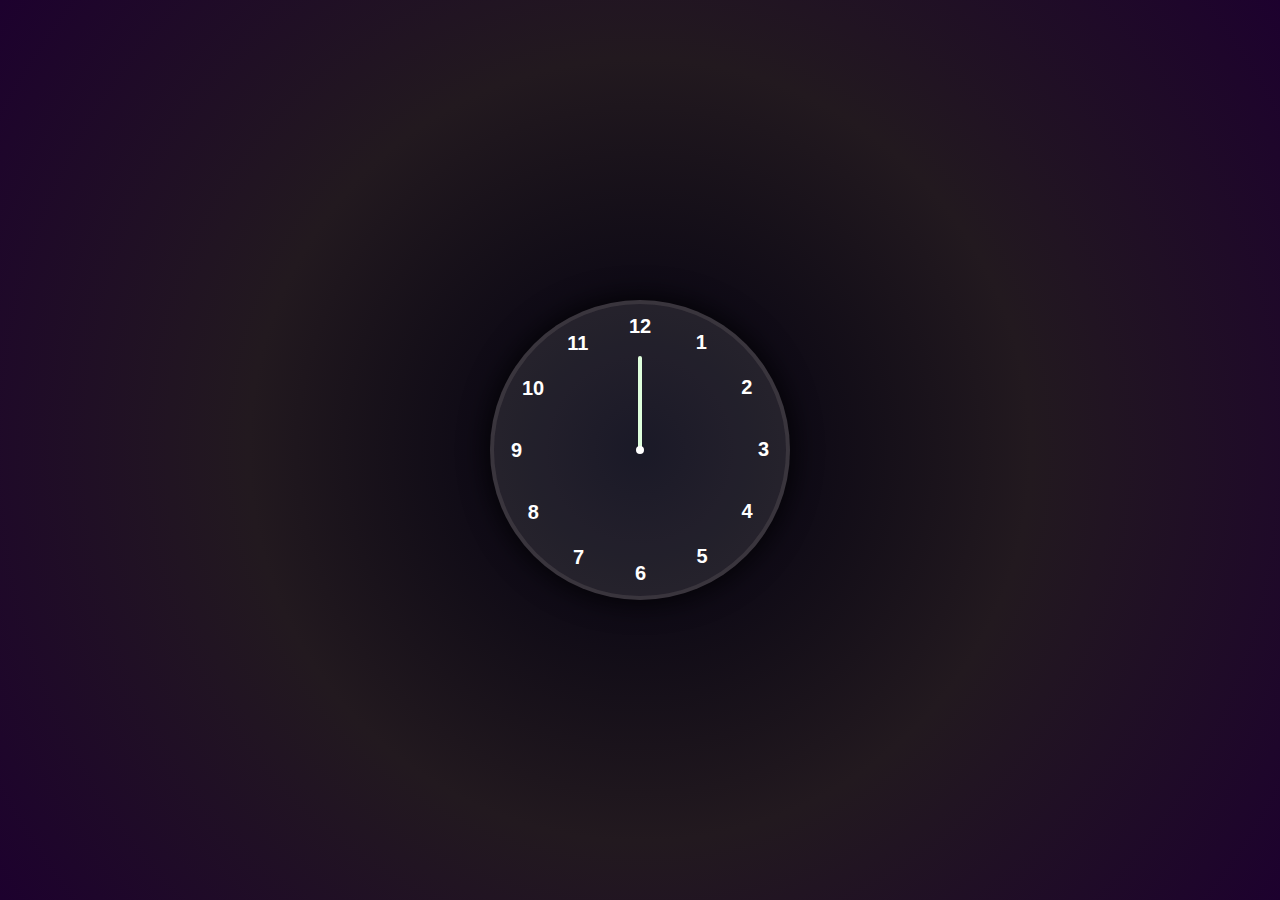
<file: Analog-Clock-Application/index.html>
<!DOCTYPE html>
<html lang="en">
<head>
    <meta charset="UTF-8">
    <meta name="viewport" content="width=device-width, initial-scale=1.0">
    <title>Analog Clock Application</title>

    <!-- Inline SVG Favicon (Clock style icon) -->
    <link rel="icon" type="image/svg+xml" href='data:image/svg+xml;utf8,
    <svg xmlns="http://www.w3.org/2000/svg" viewBox="0 0 100 100">
      <circle cx="50" cy="50" r="48" stroke="black" stroke-width="4" fill="white" />
      <line x1="50" y1="50" x2="50" y2="20" stroke="black" stroke-width="4" />
      <line x1="50" y1="50" x2="70" y2="50" stroke="black" stroke-width="4" />
    </svg>'>

    <link rel="stylesheet" href="style.css">
</head>
<body>

    <div class="container">
        <div class="clock">
            <div style="--clr: #ff3db5; --h: 74px" id="hour" class="hand">
                <i></i>
            </div>
            <div style="--clr: #00a6ff; --h: 84px" id="min" class="hand">
                <i></i>
            </div>
            <div style="--clr: #dfffdd; --h: 94px" id="sec" class="hand">
                <i></i>
            </div>

            <span style="--i: 1"><b>1</b></span>
            <span style="--i: 2"><b>2</b></span>
            <span style="--i: 3"><b>3</b></span>
            <span style="--i: 4"><b>4</b></span>
            <span style="--i: 5"><b>5</b></span>
            <span style="--i: 6"><b>6</b></span>
            <span style="--i: 7"><b>7</b></span>
            <span style="--i: 8"><b>8</b></span>
            <span style="--i: 9"><b>9</b></span>
            <span style="--i: 10"><b>10</b></span>
            <span style="--i: 11"><b>11</b></span>
            <span style="--i: 12"><b>12</b></span>
        </div>
    </div>

    <script src="script.js"></script>
</body>
</html>
</file>
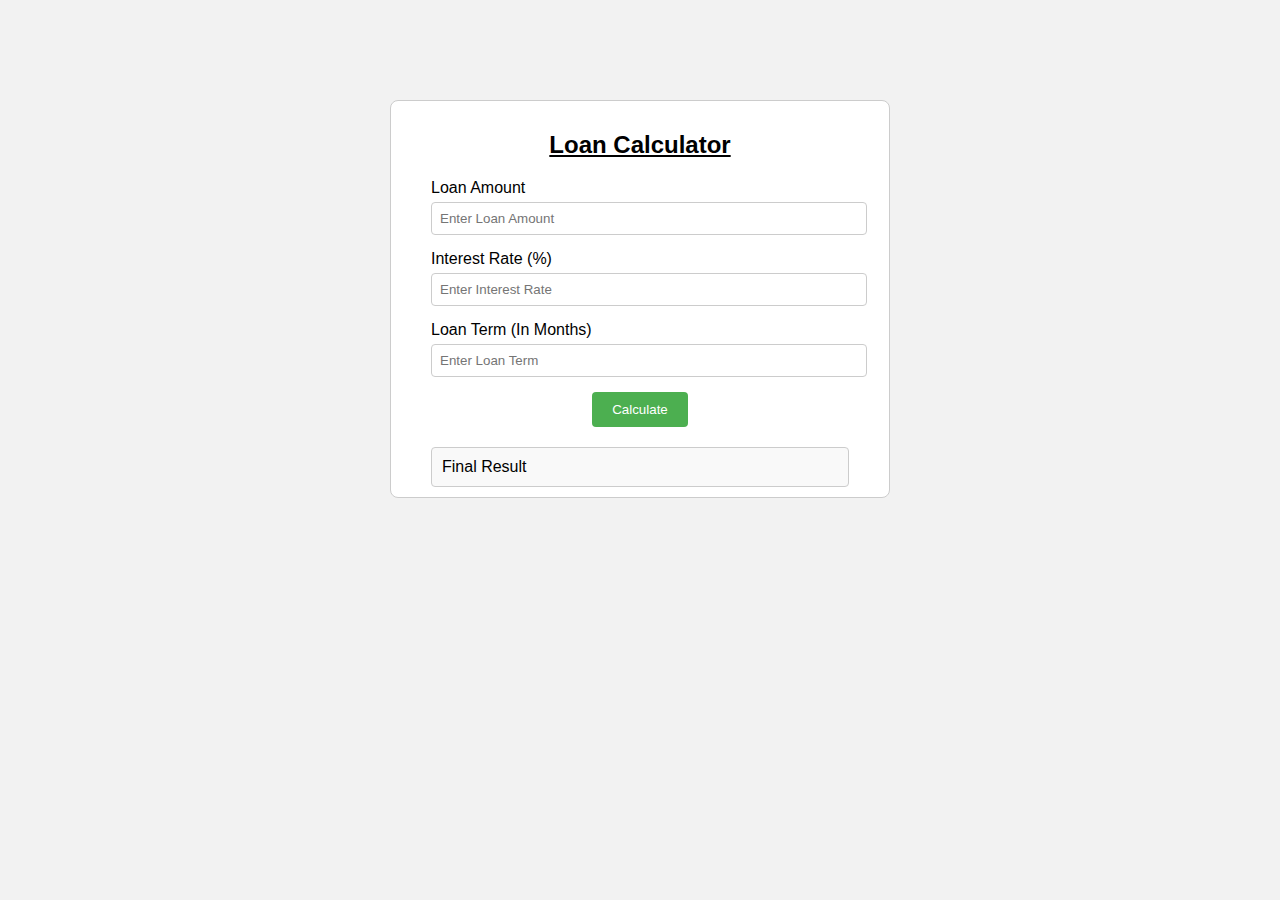
<file: Loan-Calculator-Application/index.html>
<!DOCTYPE html>
<html lang="en">
<head>
    <meta charset="UTF-8">
    <meta name="viewport" content="width=device-width, initial-scale=1.0">
    <title>Loan Calculator</title>

    <!-- Inline SVG Favicon: Dollar sign in a circle -->
    <link rel="icon" type="image/svg+xml" href='data:image/svg+xml;utf8,
    <svg xmlns="http://www.w3.org/2000/svg" viewBox="0 0 64 64">
      <circle cx="32" cy="32" r="30" fill="#ffffff" stroke="#2ecc71" stroke-width="4"/>
      <text x="32" y="42" font-size="32" text-anchor="middle" fill="#2ecc71" font-family="Arial">$</text>
    </svg>'>

    <link rel="stylesheet" href="style.css">
</head>
<body>

    <div class="container">
        <div class="calculator">
            <h2>Loan Calculator</h2>

            <div class="input-group">
                <label>Loan Amount</label>
                <input type="number" id="loanAmountInput" placeholder="Enter Loan Amount">
            </div>

            <div class="input-group">
                <label>Interest Rate (%)</label>
                <input type="number" id="interestRateInput" placeholder="Enter Interest Rate">
            </div>

            <div class="input-group">
                <label>Loan Term (In Months)</label>
                <input type="number" id="loanTermInput" placeholder="Enter Loan Term">
            </div>

            <button id="calculateBtn">Calculate</button>
            <div id="result">Final Result</div>
        </div>
    </div>

    <script src="script.js"></script>
</body>
</html>
</file>
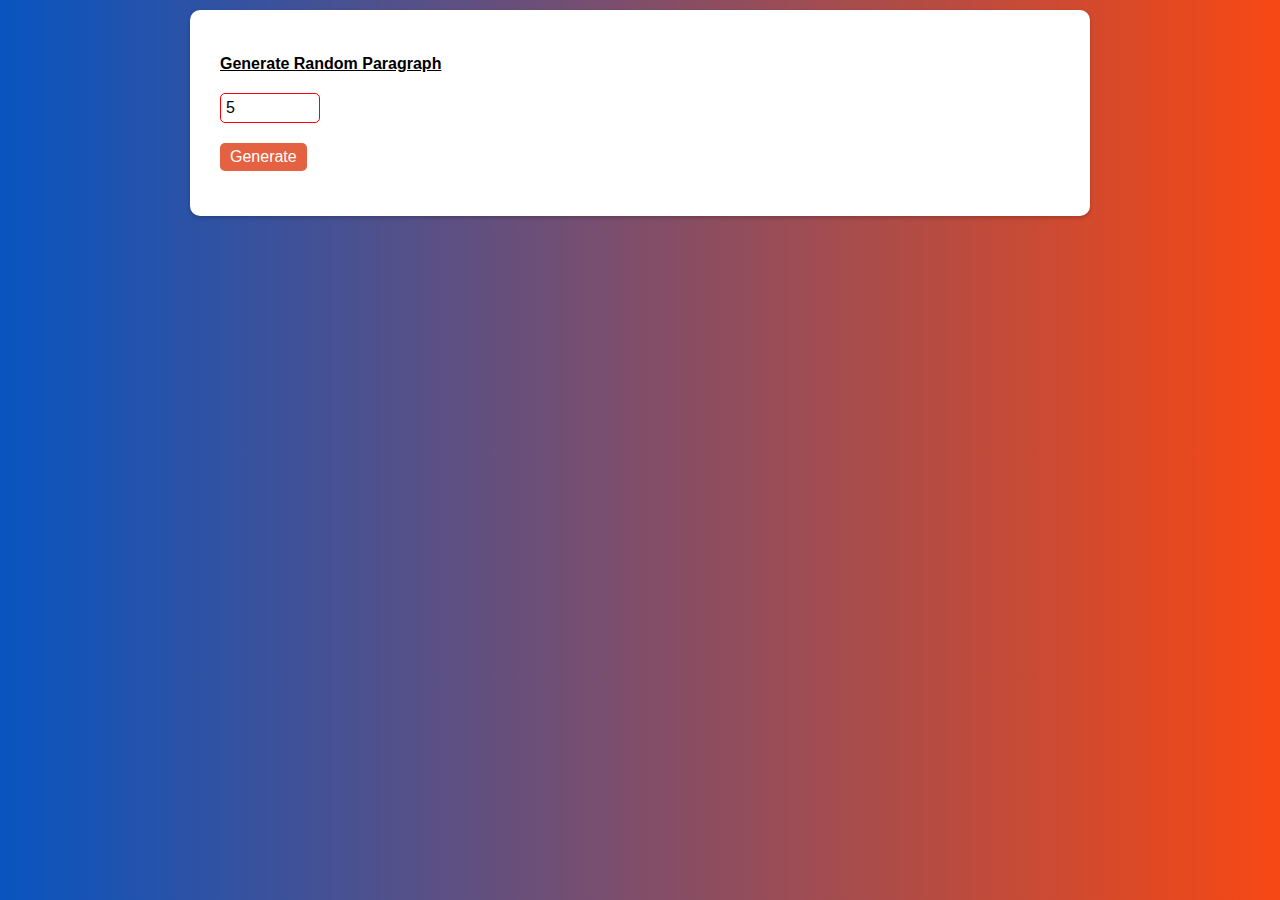
<file: Paragraph-Generator/index.html>
<!DOCTYPE html>
<html lang="en">
<head>
    <meta charset="UTF-8">
    <meta http-equiv="X-UA-Compatible" content="IE=edge">
    <meta name="viewport" content="width=device-width, initial-scale=1.0">
    <title>Random Paragraph Generator</title>
    <link rel="stylesheet" href="style.css">
</head>
<body>

    <div class="card">
        <div class="row">
            <div>
                <label for="items">Generate Random Paragraph</label>
            </div>

            <div>
                <input type="number" value="5" id="items">
            </div>

            <div>
                <button onclick="generate()">Generate</button>
            </div>

        </div>

        <div class="row" id="data"></div>
    </div>
<script src="script.js"></script>   
</body>
</html>
</file>
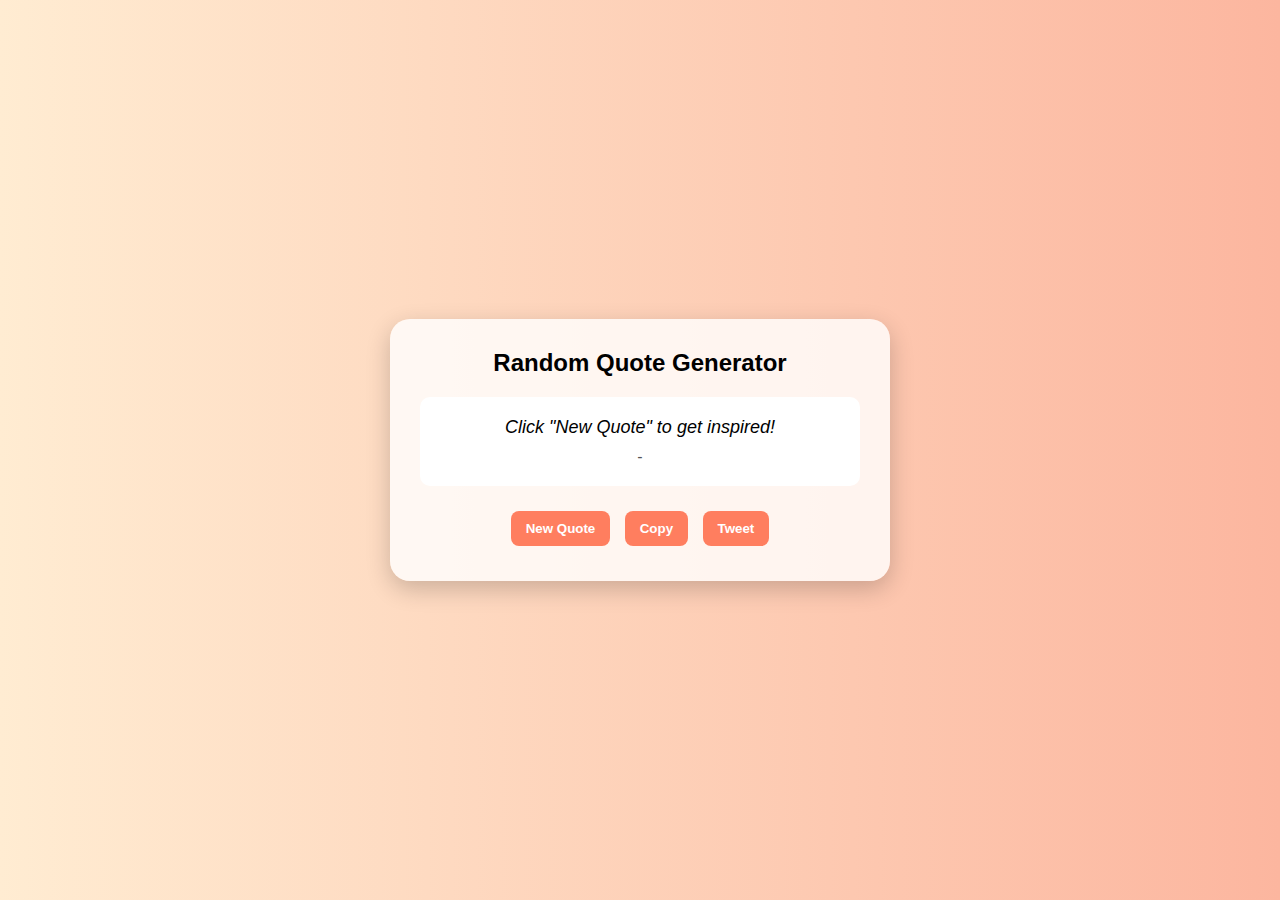
<file: Quote-Generator/index.html>
<!DOCTYPE html>
<html lang="en">
<head>
  <meta charset="UTF-8" />
  <meta name="viewport" content="width=device-width, initial-scale=1.0"/>
  <title>Quote Generator</title>

  <!-- Inline SVG Favicon: Speech bubble with quotation mark -->
  <link rel="icon" type="image/svg+xml" href='data:image/svg+xml;utf8,
  <svg xmlns="http://www.w3.org/2000/svg" viewBox="0 0 64 64">
    <rect width="64" height="64" rx="12" fill="#f9f9f9" />
    <path d="M16 20h32v20H26l-10 10V20z" fill="#4a90e2"/>
    <text x="24" y="38" font-size="24" fill="white" font-family="Arial, sans-serif">“</text>
  </svg>'>

  <link rel="stylesheet" href="style.css" />
</head>
<body>
  <div class="container">
    <h1>Random Quote Generator</h1>
    <div class="quote-box" id="quoteBox">
      <p id="quoteText">Click "New Quote" to get inspired!</p>
      <span id="quoteAuthor">-</span>
    </div>

    <div class="buttons">
      <button onclick="generateQuote()">New Quote</button>
      <button onclick="copyQuote()">Copy</button>
      <button onclick="tweetQuote()">Tweet</button>
    </div>
  </div>

  <script src="script.js"></script>
</body>
</html>
</file>
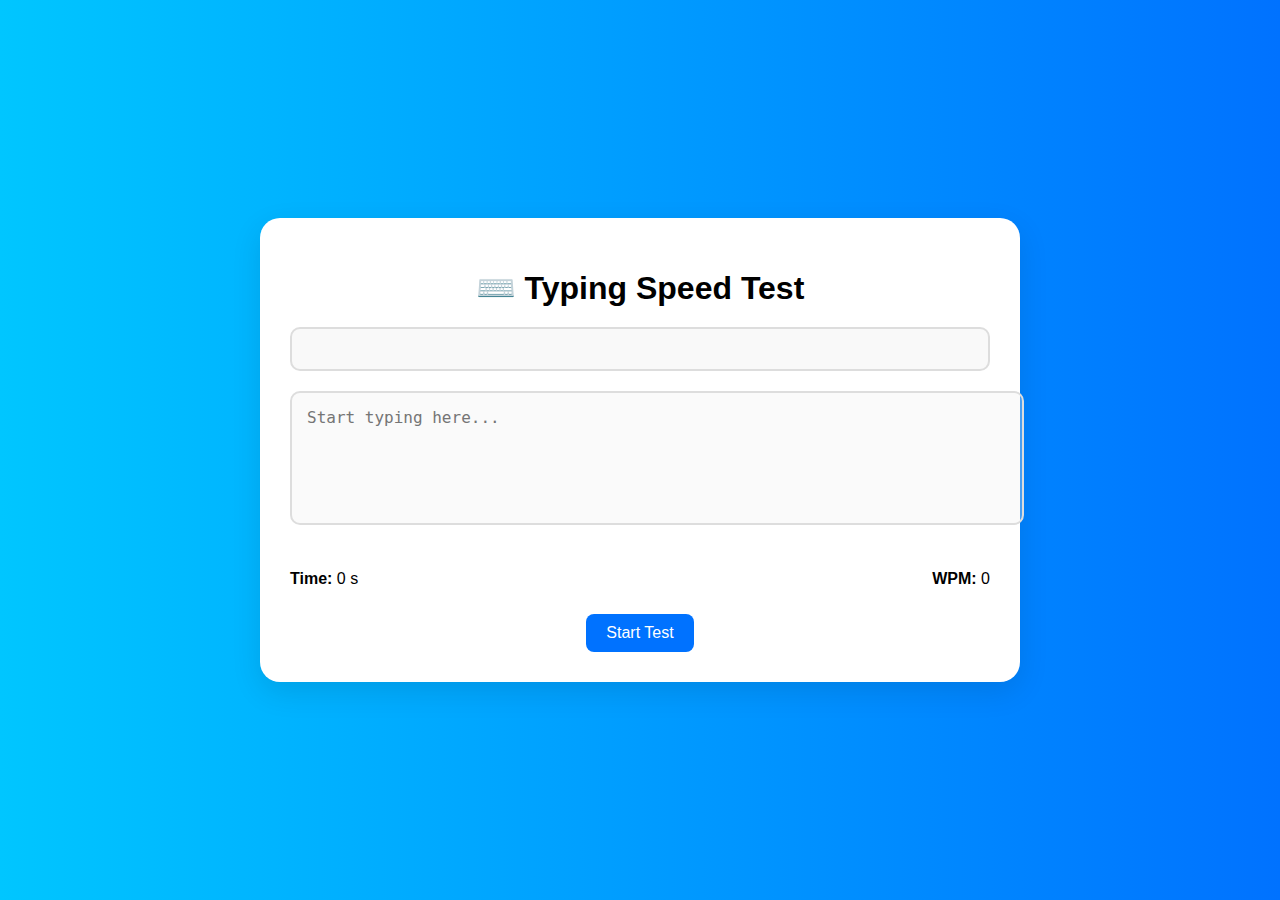
<file: Typing-Speed-Test/index.html>
<!DOCTYPE html>
<html lang="en">
<head>
  <meta charset="UTF-8" />
  <meta name="viewport" content="width=device-width, initial-scale=1.0"/>
  <title>Typing Speed Test</title>
  <link rel="stylesheet" href="style.css" />
</head>
<body>
  <div class="container">
    <h1>⌨️ Typing Speed Test</h1>
    <div class="quote-box" id="quoteDisplay"></div>

    <textarea id="quoteInput" placeholder="Start typing here..." disabled></textarea>

    <div class="info">
      <p><strong>Time:</strong> <span id="timer">0</span> s</p>
      <p><strong>WPM:</strong> <span id="wpm">0</span></p>
    </div>

    <button id="startBtn" onclick="startTest()">Start Test</button>
  </div>

  <script src="script.js"></script>
</body>
</html>
</file>
<file: Analog-Clock-Application/style.css>
*{
    margin: 0;
    padding: 0;
    box-sizing: border-box;
    color: #ffffff;
}

body{
    display: flex;
    justify-content: center;
    align-items: center;
    min-height: 100vh;
    background: radial-gradient(circle, #01000f,#22191f,#1d012e);
    font-family: 'Segoe UI', Tahoma, Geneva, Verdana, sans-serif;
}

.container{
    position: relative;
}

.clock{
    width: 300px;
    height: 300px;
    border-radius: 50%;
    background-color: rgba(255, 255, 255, 0.1);
    border: 4px solid rgba(121, 112, 112, 0.25);
    box-shadow: 0px 0px 30px rgba(0, 0, 0, 0.9);
    display: flex;
    justify-content: center;
    align-items: center;
}

.clock span{
    position: absolute;
    transform: rotate(calc(30deg * var(--i)));
    inset: 15px;
    text-align: center;
}

.clock span b{
    transform: rotate(calc(-30deg * var(--i)));
    display: inline-block;
    font-size: 20px;
}

.clock::before{
    content: '';
    position: absolute;
    width: 8px;
    height: 8px;
    border-radius: 50%;
    background-color: #fff;
    z-index: 2;
}

.hand{
    position: absolute;
    display: flex;
    justify-content: center;
    align-items: flex-end;
}

.hand i {
    position: absolute;
    background-color: var(--clr);
    width: 4px;
    height: var(--h);
    border-radius: 8px;
}
</file>
<file: Loan-Calculator-Application/style.css>
body{

    font-family: Arial, sans-serif;
    background-color: #f2f2f2;
}

.container{
    max-width: 500px;
    margin: 100px auto;
}

h2{
    text-align: center;
    text-decoration: underline;
}

.calculator{
    background-color: #fff;
    border: 1px solid #ccc;
    padding: 10px 40px;
    border-radius: 8px;
}

.input-group{
    margin-bottom: 15px;
}

.input-group label{
    display: block;
    margin-bottom: 5px;
}

.input-group input{
    width: 100%;
    padding: 8px;
    border: 1px solid #ccc;
    border-radius: 4px;
}

button{
    display: block;
    margin: 0 auto;
    padding: 10px 20px;
    background-color: #4caf50;
    border: none;
    border-radius: 4px;
    color: #fff;
    cursor: pointer;
}

#result{
    margin-top: 20px;
    padding: 10px;
    background-color: #f9f9f9;
    border: 1px solid #ccc;
    border-radius: 4px;
}
</file>
<file: Paragraph-Generator/style.css>
*{
    padding: 0;
    margin: 0;
    box-sizing: border-box;
    font-family: Verdana, Geneva, Tahoma, sans-serif;
}

body{
    background: linear-gradient(to left, #f74813,#0854c0);
}

label{
    text-decoration: underline;
    font-weight: 600;
}

.card{
    max-width: 900px;
    background-color: #fff;
    margin: 10px auto;
    box-shadow: 0px 2px 4px rgba(0, 0, 0, 0.2);
    padding: 20px;
    border-radius: 10px;
}

.row{
    margin-top: 15px;
}

.row div{
    padding: 10px;
}

.row input{
    width: 100px;
    padding: 5px;
    border-radius: 5px;
    border: 1px solid #ff0000;
    outline: none;
    font-size: 16px;
}

.row button{
    background-color: #e46141;
    padding: 5px 10px;
    border-radius: 5px;
    border: none;
    font-size: 16px;
    color: white;
    cursor: pointer;
    outline: none;
}

.row p{
    margin-top: 10px;
    font-size: 16px;
    text-align: justify;
}
</file>
<file: Quote-Generator/style.css>
* {
    box-sizing: border-box;
    margin: 0;
    padding: 0;
  }
  
  body {
    background: linear-gradient(to right, #ffecd2, #fcb69f);
    font-family: 'Segoe UI', Tahoma, Geneva, Verdana, sans-serif;
    display: flex;
    justify-content: center;
    align-items: center;
    height: 100vh;
  }
  
  .container {
    background: rgba(255, 255, 255, 0.8);
    padding: 30px;
    border-radius: 20px;
    text-align: center;
    max-width: 500px;
    width: 90%;
    box-shadow: 0 8px 25px rgba(0, 0, 0, 0.2);
  }
  
  h1 {
    margin-bottom: 20px;
    font-size: 24px;
  }
  
  .quote-box {
    background: #fff;
    border-radius: 10px;
    padding: 20px;
    margin-bottom: 20px;
    position: relative;
  }
  
  #quoteText {
    font-size: 18px;
    font-style: italic;
  }
  
  #quoteAuthor {
    display: block;
    margin-top: 10px;
    font-size: 16px;
    color: #555;
  }
  
  .buttons button {
    padding: 10px 15px;
    margin: 5px;
    border: none;
    border-radius: 8px;
    background-color: #ff7e5f;
    color: white;
    cursor: pointer;
    font-weight: bold;
    transition: background-color 0.3s ease;
  }
  
  .buttons button:hover {
    background-color: #eb5757;
  }
</file>
<file: Typing-Speed-Test/style.css>
body {
    background: linear-gradient(to right, #00c6ff, #0072ff);
    font-family: 'Segoe UI', sans-serif;
    display: flex;
    justify-content: center;
    align-items: center;
    height: 100vh;
    margin: 0;
  }
  
  .container {
    background: #fff;
    padding: 30px;
    border-radius: 20px;
    text-align: center;
    max-width: 700px;
    width: 90%;
    box-shadow: 0 10px 30px rgba(0, 0, 0, 0.1);
  }
  
  h1 {
    margin-bottom: 20px;
  }
  
  .quote-box {
    border: 2px solid #ddd;
    padding: 20px;
    margin-bottom: 20px;
    border-radius: 10px;
    background-color: #f9f9f9;
    font-size: 18px;
    color: #333;
  }
  
  textarea {
    width: 100%;
    height: 100px;
    padding: 15px;
    font-size: 16px;
    border: 2px solid #ddd;
    border-radius: 10px;
    resize: none;
    margin-bottom: 15px;
  }
  
  .info {
    display: flex;
    justify-content: space-between;
    margin: 10px 0;
    font-size: 16px;
  }
  
  button {
    padding: 10px 20px;
    background-color: #0072ff;
    color: white;
    border: none;
    border-radius: 8px;
    font-size: 16px;
    cursor: pointer;
    transition: background 0.3s;
  }
  
  button:hover {
    background-color: #005ed3;
  }
</file>
